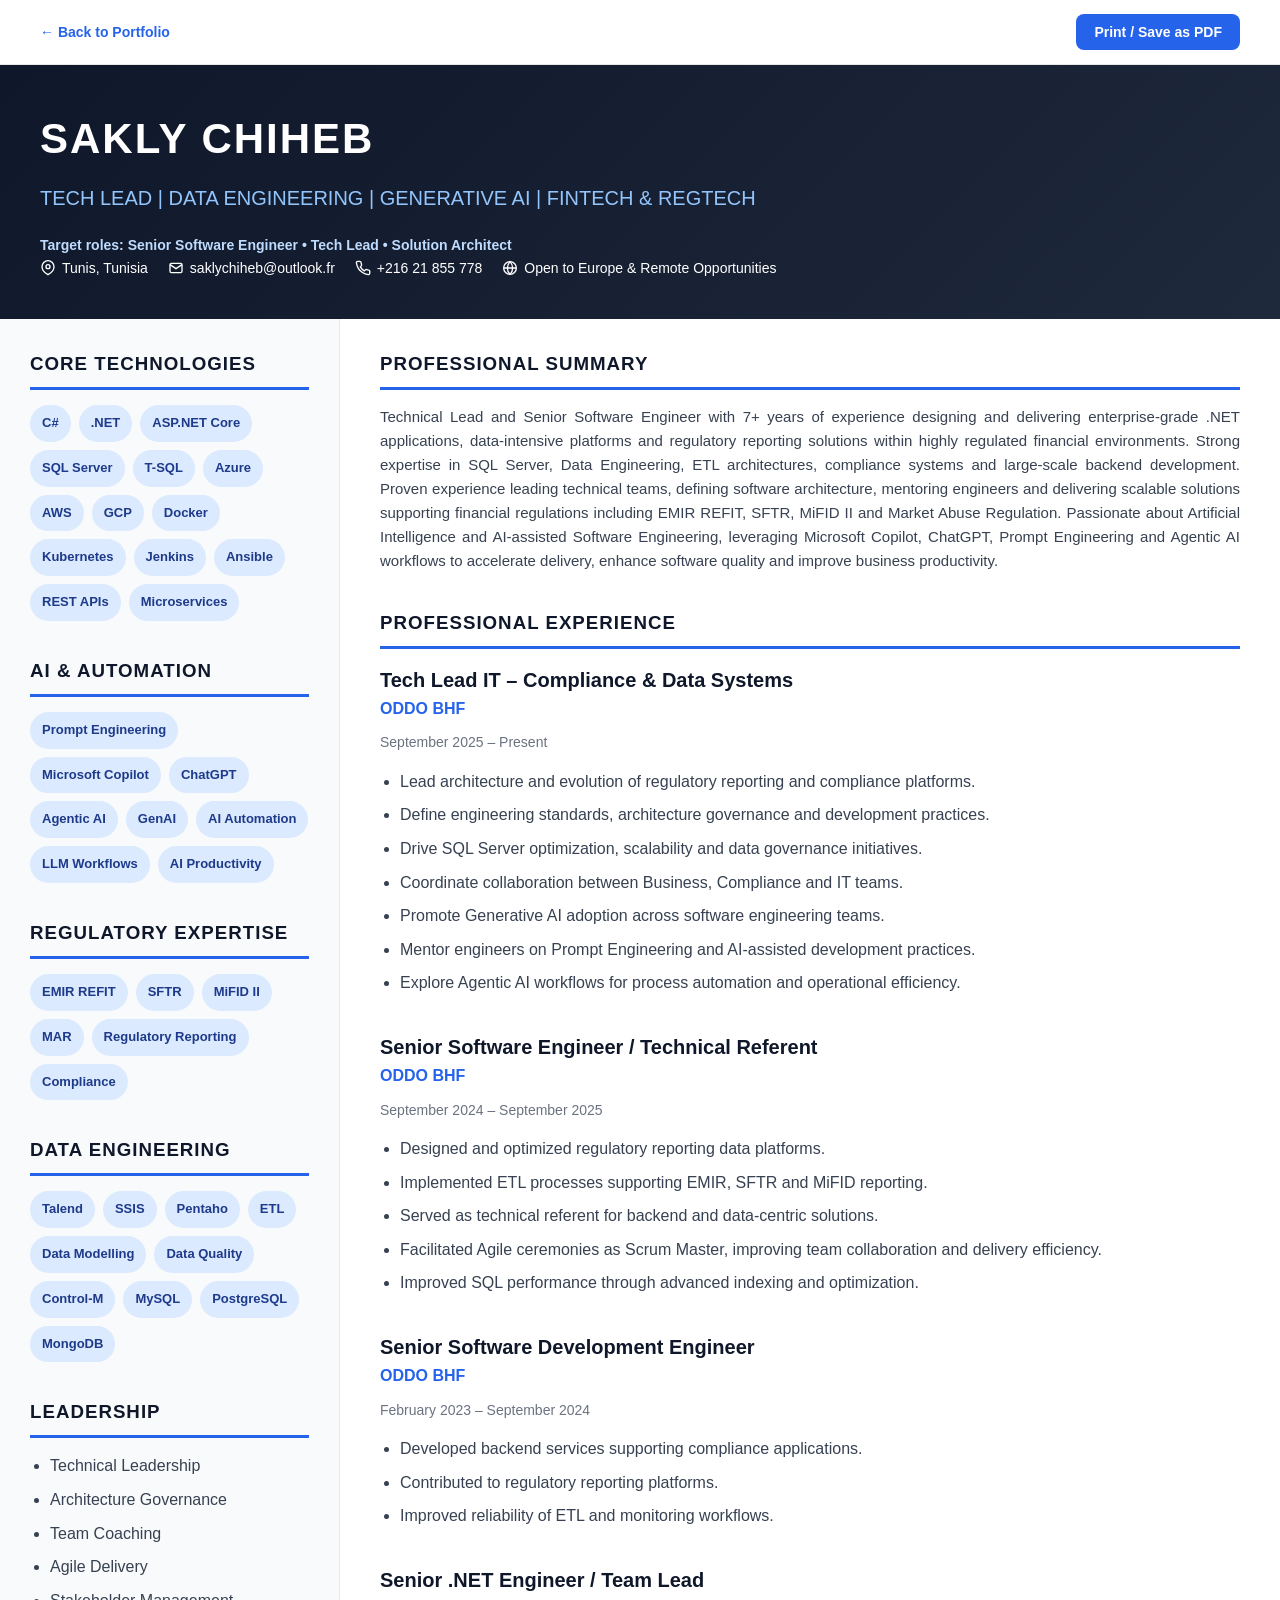
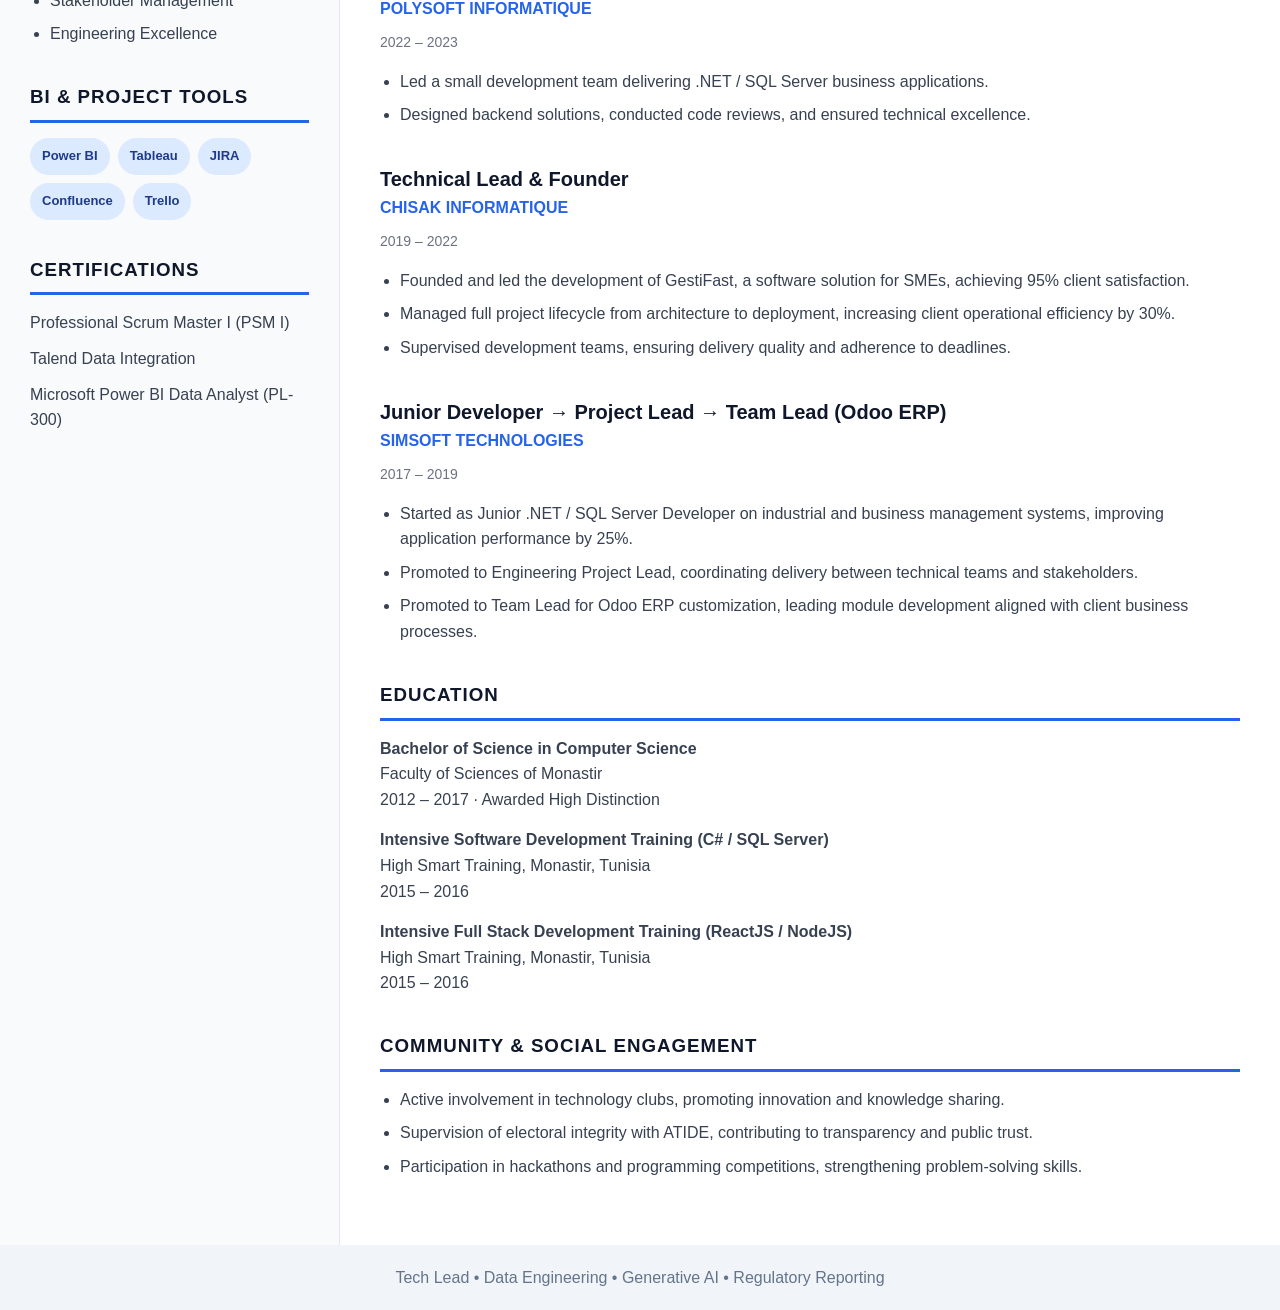
<file: cv.html>
<!DOCTYPE html>


<!DOCTYPE html>
<html lang="en">


<head>


<meta charset="UTF-8">


<meta name="viewport" content="width=device-width, initial-scale=1.0">


<title>SAKLY CHIHEB - Tech Lead CV</title>


<meta name="description" content="Sakly Chiheb - Tech Lead specializing in software engineering, data platforms, architecture and RegTech, with complementary AI-assisted engineering experience.">
<meta name="author" content="Sakly Chiheb">
<link rel="canonical" href="https://chihebsakly.github.io/SaklyChiheb.github.io/cv.html">


<meta name="robots" content="index, follow">


<link rel="icon" type="image/png" href="assets/favicon.png">





<style>





:root{


    --primary:#0F172A;


    --secondary:#1E293B;


    --accent:#2563EB;


    --success:#10B981;


    --light:#F8FAFC;


    --border:#E5E7EB;


    --text:#374151;


}

    a{ color:inherit; }

    .role-target{
        margin-top:12px;
        color:#BFDBFE;
        font-size:14px;
        font-weight:600;
    }

    .section h3{ break-after:avoid; }

    .job, .education-item{ break-inside:avoid; }





*{


    margin:0;


    padding:0;


    box-sizing:border-box;


}





body{


    font-family:'Segoe UI',sans-serif;


    background:var(--light);


    color:var(--text);


    line-height:1.6;


}





.container{


    max-width:1400px;


    margin:auto;


    background:white;


}





.print-bar{


    max-width:1400px;


    margin:0 auto;


    padding:14px 40px;


    display:flex;


    justify-content:space-between;


    align-items:center;


    background:#fff;


    border-bottom:1px solid var(--border);


}





.print-bar a{


    color:var(--accent);


    text-decoration:none;


    font-weight:600;


    font-size:14px;


}





.print-bar button{


    background:var(--accent);


    color:#fff;


    border:none;


    padding:10px 18px;


    border-radius:8px;


    font-weight:600;


    font-size:14px;


    cursor:pointer;


}





.hero{


    background:linear-gradient(135deg,#0F172A,#1E293B);


    color:white;


    padding:40px;


}





.hero h1{


    font-size:42px;


    letter-spacing:2px;


    margin-bottom:10px;


}





.hero h2{


    color:#93C5FD;


    font-size:20px;


    font-weight:500;


    margin-bottom:20px;


}





.contact{


    display:flex;


    flex-wrap:wrap;


    gap:20px;


    font-size:14px;


}





.contact div{


    display:flex;


    align-items:center;


    gap:6px;


}





.contact svg{


    flex-shrink:0;


}





.main{


    display:grid;


    grid-template-columns:340px 1fr;


}





.sidebar{


    background:#F8FAFC;


    padding:30px;


    border-right:1px solid var(--border);


}





.content{


    padding:30px 40px;


}





.section{


    margin-bottom:35px;


}





.section h3{


    color:var(--primary);


    border-bottom:3px solid var(--accent);


    padding-bottom:8px;


    margin-bottom:15px;


    text-transform:uppercase;


    letter-spacing:1px;


}





.skills{


    display:flex;


    flex-wrap:wrap;


    gap:8px;


}





.skill{


    background:#DBEAFE;


    color:#1E3A8A;


    padding:8px 12px;


    border-radius:20px;


    font-size:13px;


    font-weight:600;


}





.job{


    margin-bottom:35px;


}





.job-title{


    font-size:20px;


    font-weight:700;


    color:var(--primary);


}





.company{


    color:var(--accent);


    font-weight:600;


    margin-bottom:10px;


}





.date{


    color:#6B7280;


    font-size:14px;


    margin-bottom:15px;


}





ul{


    margin-left:20px;


}





ul li{


    margin-bottom:8px;


}





.cert{


    margin-bottom:10px;


}





.education-item{


    margin-bottom:15px;


}





.summary{


    font-size:15px;


    text-align:justify;


}





footer{


    text-align:center;


    padding:20px;


    background:#F1F5F9;


    color:#64748B;


}





@media(max-width:900px){





.main{


    grid-template-columns:1fr;


}





.sidebar{


    border-right:none;


    border-bottom:1px solid var(--border);


}





}





@media print{


    .print-bar{


        display:none;


    }


    body{


        background:#fff;


    }


}





</style>


</head>





<body>





<div class="print-bar">


    <a href="index.html">&larr; Back to Portfolio</a>


    <button onclick="window.print()">Print / Save as PDF</button>


</div>





<div class="container">





<header class="hero">





    <h1>SAKLY CHIHEB</h1>





    <h2>


        TECH LEAD | DATA ENGINEERING | GENERATIVE AI |


        FINTECH &amp; REGTECH


    </h2>

    <div class="role-target">Target roles: Senior Software Engineer &bull; Tech Lead &bull; Solution Architect</div>





    <div class="contact">


        <div><svg width="16" height="16" viewBox="0 0 24 24" fill="none" stroke="currentColor" stroke-width="2"><path d="M21 10c0 7-9 12-9 12s-9-5-9-12a9 9 0 0 1 18 0z"/><circle cx="12" cy="10" r="3"/></svg> Tunis, Tunisia</div>


        <div><svg width="16" height="16" viewBox="0 0 24 24" fill="none" stroke="currentColor" stroke-width="2"><rect x="3" y="5" width="18" height="14" rx="2"/><path d="M3 7l9 6 9-6"/></svg> saklychiheb@outlook.fr</div>


        <div><svg width="16" height="16" viewBox="0 0 24 24" fill="none" stroke="currentColor" stroke-width="2"><path d="M22 16.9v3a2 2 0 0 1-2.2 2 19.8 19.8 0 0 1-8.6-3.1 19.5 19.5 0 0 1-6-6 19.8 19.8 0 0 1-3.1-8.7A2 2 0 0 1 4.1 2h3a2 2 0 0 1 2 1.7c.1 1 .3 2 .7 3a2 2 0 0 1-.4 2.1L8 10.3a16 16 0 0 0 6 6l1.5-1.5a2 2 0 0 1 2.1-.4c1 .4 2 .6 3 .7a2 2 0 0 1 1.7 2z"/></svg> +216 21 855 778</div>


        <div><svg width="16" height="16" viewBox="0 0 24 24" fill="none" stroke="currentColor" stroke-width="2"><circle cx="12" cy="12" r="9.5"/><path d="M2.5 12h19M12 2.5c2.5 2.7 4 6.1 4 9.5s-1.5 6.8-4 9.5c-2.5-2.7-4-6.1-4-9.5s1.5-6.8 4-9.5z"/></svg> Open to Europe &amp; Remote Opportunities</div>


    </div>





</header>





<div class="main">





<aside class="sidebar">





    <div class="section">





        <h3>Core Technologies</h3>





        <div class="skills">





            <span class="skill">C#</span>


            <span class="skill">.NET</span>


            <span class="skill">ASP.NET Core</span>


            <span class="skill">SQL Server</span>


            <span class="skill">T-SQL</span>


            <span class="skill">Azure</span>


            <span class="skill">AWS</span>

            <span class="skill">GCP</span>


            <span class="skill">Docker</span>


            <span class="skill">Kubernetes</span>

            <span class="skill">Jenkins</span>

            <span class="skill">Ansible</span>

            <span class="skill">REST APIs</span>


            <span class="skill">Microservices</span>





        </div>





    </div>





    <div class="section">





        <h3>AI &amp; Automation</h3>





        <div class="skills">





            <span class="skill">Prompt Engineering</span>


            <span class="skill">Microsoft Copilot</span>


            <span class="skill">ChatGPT</span>


            <span class="skill">Agentic AI</span>


            <span class="skill">GenAI</span>


            <span class="skill">AI Automation</span>


            <span class="skill">LLM Workflows</span>


            <span class="skill">AI Productivity</span>





        </div>





    </div>





    <div class="section">





        <h3>Regulatory Expertise</h3>





        <div class="skills">





            <span class="skill">EMIR REFIT</span>


            <span class="skill">SFTR</span>


            <span class="skill">MiFID II</span>


            <span class="skill">MAR</span>


            <span class="skill">Regulatory Reporting</span>


            <span class="skill">Compliance</span>





        </div>





    </div>





    <div class="section">





        <h3>Data Engineering</h3>





        <div class="skills">





            <span class="skill">Talend</span>


            <span class="skill">SSIS</span>


            <span class="skill">Pentaho</span>


            <span class="skill">ETL</span>


            <span class="skill">Data Modelling</span>


            <span class="skill">Data Quality</span>


            <span class="skill">Control-M</span>

            <span class="skill">MySQL</span>

            <span class="skill">PostgreSQL</span>

            <span class="skill">MongoDB</span>





        </div>





    </div>





    <div class="section">





        <h3>Leadership</h3>





        <ul>


            <li>Technical Leadership</li>


            <li>Architecture Governance</li>


            <li>Team Coaching</li>


            <li>Agile Delivery</li>


            <li>Stakeholder Management</li>


            <li>Engineering Excellence</li>


        </ul>





    </div>

    <div class="section">

        <h3>BI &amp; Project Tools</h3>

        <div class="skills">

            <span class="skill">Power BI</span>

            <span class="skill">Tableau</span>

            <span class="skill">JIRA</span>

            <span class="skill">Confluence</span>

            <span class="skill">Trello</span>

        </div>

    </div>





    <div class="section">





        <h3>Certifications</h3>





        <div class="cert">Professional Scrum Master I (PSM I)</div>


        <div class="cert">Talend Data Integration</div>


        <div class="cert">Microsoft Power BI Data Analyst (PL-300)</div>





    </div>





</aside>





<main class="content">





    <section class="section">





        <h3>Professional Summary</h3>





        <p class="summary">





            Technical Lead and Senior Software Engineer with 7+ years of experience


            designing and delivering enterprise-grade .NET applications, data-intensive


            platforms and regulatory reporting solutions within highly regulated financial


            environments.





            Strong expertise in SQL Server, Data Engineering, ETL architectures,


            compliance systems and large-scale backend development.





            Proven experience leading technical teams, defining software architecture,


            mentoring engineers and delivering scalable solutions supporting financial


            regulations including EMIR REFIT, SFTR, MiFID II and Market Abuse Regulation.





            Passionate about Artificial Intelligence and AI-assisted Software Engineering,


            leveraging Microsoft Copilot, ChatGPT, Prompt Engineering and Agentic AI


            workflows to accelerate delivery, enhance software quality and improve


            business productivity.





        </p>





    </section>





    <section class="section">





        <h3>Professional Experience</h3>





        <div class="job">





            <div class="job-title">


                Tech Lead IT – Compliance &amp; Data Systems


            </div>





            <div class="company">


                ODDO BHF


            </div>





            <div class="date">


                September 2025 – Present


            </div>





            <ul>





                <li>Lead architecture and evolution of regulatory reporting and compliance platforms.</li>





                <li>Define engineering standards, architecture governance and development practices.</li>





                <li>Drive SQL Server optimization, scalability and data governance initiatives.</li>





                <li>Coordinate collaboration between Business, Compliance and IT teams.</li>





                <li>Promote Generative AI adoption across software engineering teams.</li>





                <li>Mentor engineers on Prompt Engineering and AI-assisted development practices.</li>





                <li>Explore Agentic AI workflows for process automation and operational efficiency.</li>





            </ul>





        </div>





        <div class="job">





            <div class="job-title">


                Senior Software Engineer / Technical Referent


            </div>





            <div class="company">


                ODDO BHF


            </div>





            <div class="date">


                September 2024 – September 2025


            </div>





            <ul>





                <li>Designed and optimized regulatory reporting data platforms.</li>





                <li>Implemented ETL processes supporting EMIR, SFTR and MiFID reporting.</li>





                <li>Served as technical referent for backend and data-centric solutions.</li>

                <li>Facilitated Agile ceremonies as Scrum Master, improving team collaboration and delivery efficiency.</li>





                <li>Improved SQL performance through advanced indexing and optimization.</li>





            </ul>





        </div>





        <div class="job">





            <div class="job-title">


                Senior Software Development Engineer


            </div>





            <div class="company">


                ODDO BHF


            </div>





            <div class="date">


                February 2023 – September 2024


            </div>





            <ul>





                <li>Developed backend services supporting compliance applications.</li>





                <li>Contributed to regulatory reporting platforms.</li>





                <li>Improved reliability of ETL and monitoring workflows.</li>





            </ul>





        </div>





        <div class="job">





            <div class="job-title">


                Senior .NET Engineer / Team Lead


            </div>





            <div class="company">


                POLYSOFT INFORMATIQUE


            </div>





            <div class="date">


                2022 – 2023


            </div>





        <ul>

                <li>Led a small development team delivering .NET / SQL Server business applications.</li>

                <li>Designed backend solutions, conducted code reviews, and ensured technical excellence.</li>

            </ul>

        </div>





        <div class="job">





            <div class="job-title">


                Technical Lead &amp; Founder


            </div>





            <div class="company">


                CHISAK INFORMATIQUE


            </div>





            <div class="date">


                2019 – 2022


            </div>





        <ul>

                <li>Founded and led the development of GestiFast, a software solution for SMEs, achieving 95% client satisfaction.</li>

                <li>Managed full project lifecycle from architecture to deployment, increasing client operational efficiency by 30%.</li>

                <li>Supervised development teams, ensuring delivery quality and adherence to deadlines.</li>

            </ul>

        </div>





        <div class="job">





            <div class="job-title">


                Junior Developer &rarr; Project Lead &rarr; Team Lead (Odoo ERP)


            </div>





            <div class="company">


                SIMSOFT TECHNOLOGIES


            </div>





            <div class="date">


                2017 – 2019


            </div>





        <ul>

                <li>Started as Junior .NET / SQL Server Developer on industrial and business management systems, improving application performance by 25%.</li>

                <li>Promoted to Engineering Project Lead, coordinating delivery between technical teams and stakeholders.</li>

                <li>Promoted to Team Lead for Odoo ERP customization, leading module development aligned with client business processes.</li>

            </ul>

        </div>





    </section>





    <section class="section">





        <h3>Education</h3>





        <div class="education-item">





            <strong>


            Bachelor of Science in Computer Science


            </strong>





            <br>





            Faculty of Sciences of Monastir





            <br>





            2012 – 2017 &middot; Awarded High Distinction

        </div>

        <div class="education-item">
            <strong>Intensive Software Development Training (C# / SQL Server)</strong>
            <br>
            High Smart Training, Monastir, Tunisia
            <br>
            2015 – 2016
        </div>

        <div class="education-item">

            <strong>
            Intensive Full Stack Development Training (ReactJS / NodeJS)
            </strong>

            <br>

            High Smart Training, Monastir, Tunisia

            <br>

            2015 – 2016

        </div>

    </section>

    <section class="section">

        <h3>Community &amp; Social Engagement</h3>

        <ul>
            <li>Active involvement in technology clubs, promoting innovation and knowledge sharing.</li>
            <li>Supervision of electoral integrity with ATIDE, contributing to transparency and public trust.</li>
            <li>Participation in hackathons and programming competitions, strengthening problem-solving skills.</li>
        </ul>

    </section>





</main>





</div>





<footer>





Tech Lead &bull; Data Engineering &bull; Generative AI &bull; Regulatory Reporting





</footer>





</div>





</body>


</html>
</file>
